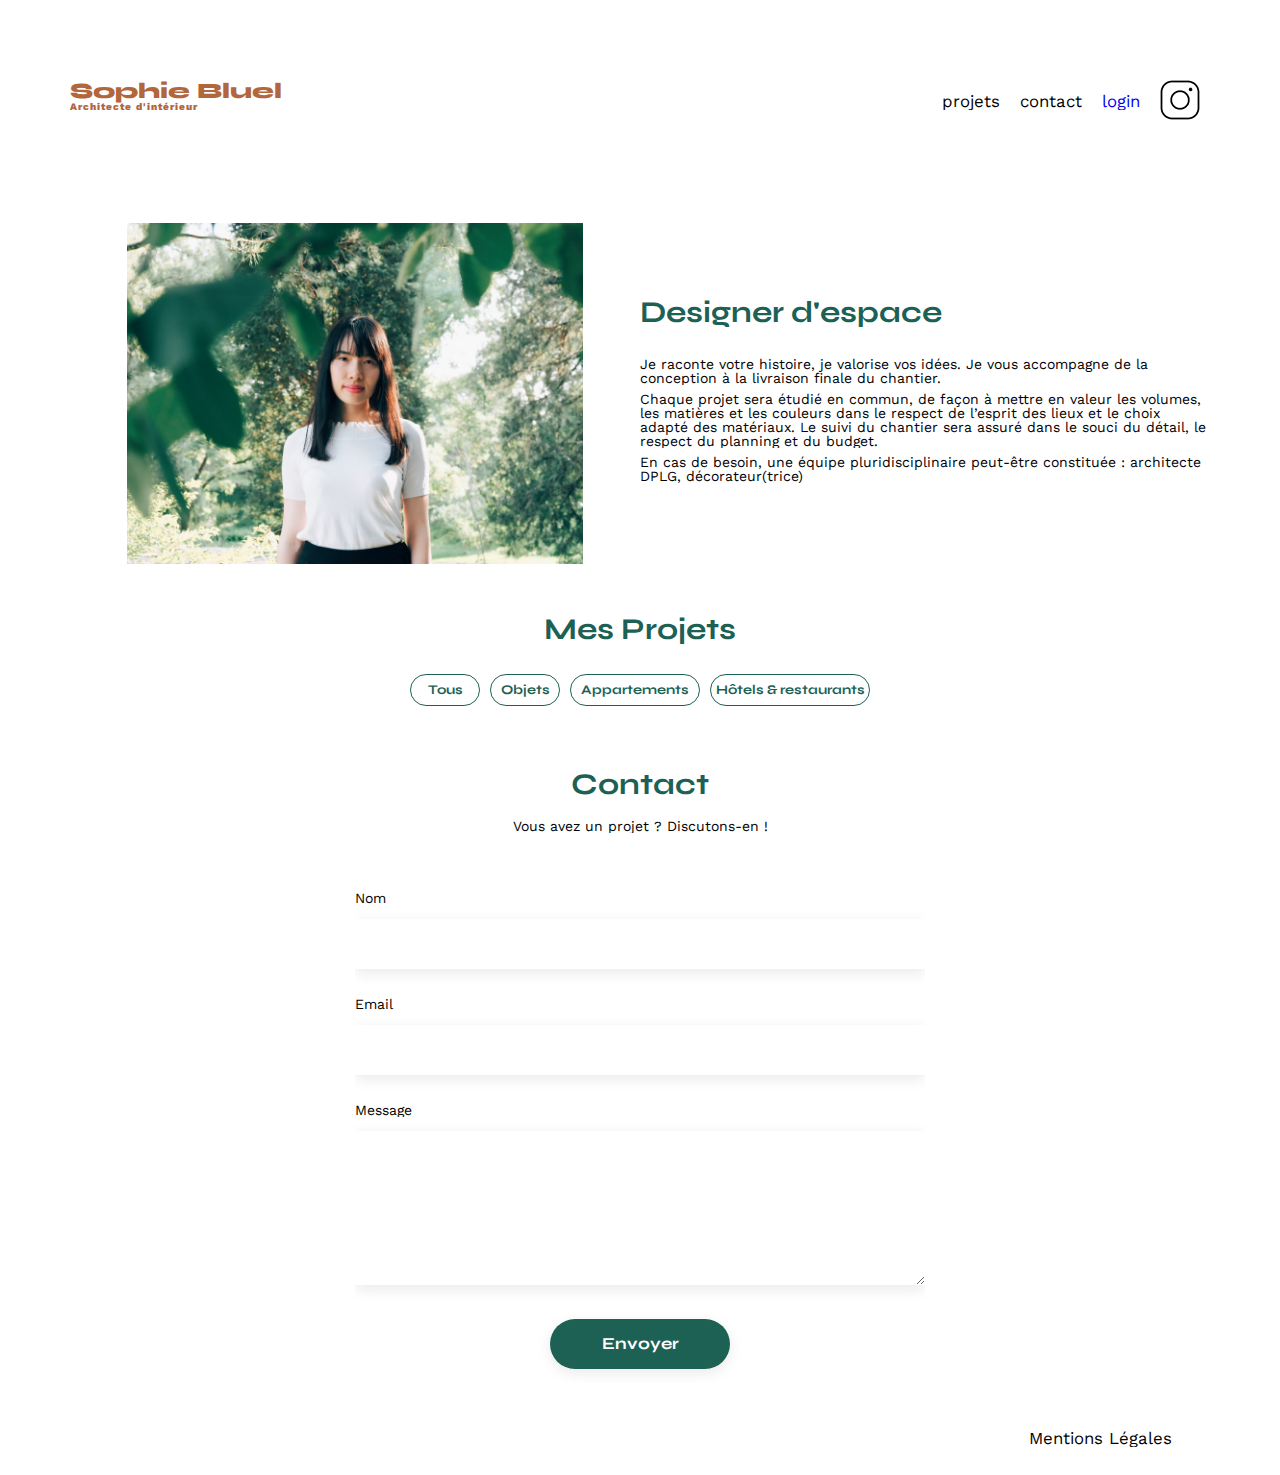
<file: FrontEnd/index.html>
<!DOCTYPE html>
<html lang="fr">
<head>
	<meta charset="UTF-8">
	<title>Sophie Bluel - Architecte d'intérieur</title>
	<meta name="viewport" content="width=device-width, initial-scale=1.0">
	<link rel="preconnect" href="https://fonts.googleapis.com">
	<link rel="preconnect" href="https://fonts.gstatic.com" crossorigin>
	<link href="https://fonts.googleapis.com/css2?family=Syne:wght@700;800&family=Work+Sans&display=swap" rel="stylesheet">
	<meta name="description" content="">
	<link rel="stylesheet" href="./assets/style.css">
</head>
<body>
<header>
	<h1>Sophie Bluel <span>Architecte d'intérieur</span></h1>
	<nav>
		<ul>
			<li>projets</li>
			<li>contact</li>
			<a href=login.html><li>login</li></a>
			<li><img src="./assets/icons/instagram.png" alt="Instagram"></li>
		</ul>
	</nav>
</header>
<main>
	<section id="introduction">
		<figure>
			<img src="./assets/images/sophie-bluel.png" alt="">
		</figure>
		<article>
			<h2>Designer d'espace</h2>
			<p>Je raconte votre histoire, je valorise vos idées. Je vous accompagne de la conception à la livraison finale du chantier.</p>
			<p>Chaque projet sera étudié en commun, de façon à mettre en valeur les volumes, les matières et les couleurs dans le respect de l’esprit des lieux et le choix adapté des matériaux. Le suivi du chantier sera assuré dans le souci du détail, le respect du planning et du budget.</p>
			<p>En cas de besoin, une équipe pluridisciplinaire peut-être constituée : architecte DPLG, décorateur(trice)</p>
		</article>
	</section>
	<section id="portfolio">
		<h2>Mes Projets</h2>
		<div id="bouton">
			<button id="btn-all">Tous</button>
			<button id="btn-obj">Objets</button>
			<button id="btn-flat">Appartements</button>
			<button id="btn-hr">Hôtels & restaurants</button>
		</div>
		<div class="gallery">	
		</div>
	</section>
	<section id="contact">
		<h2>Contact</h2>
		<p>Vous avez un projet ? Discutons-en !</p>
		<form action="#" method="post">
			<label for="name">Nom</label>
			<input type="text" name="name" id="name">
			<label for="email">Email</label>
			<input type="email" name="email" id="email">
			<label for="message">Message</label>
			<textarea name="message" id="message" cols="30" rows="10"></textarea>
			<input type="submit" value="Envoyer">
		</form>
	</section>
</main>

<footer>
	<nav>
		<ul>
			<li>Mentions Légales</li>
		</ul>
	</nav>
</footer>
<script src="./js/response.js"></script>
</body>
</html>
</file>
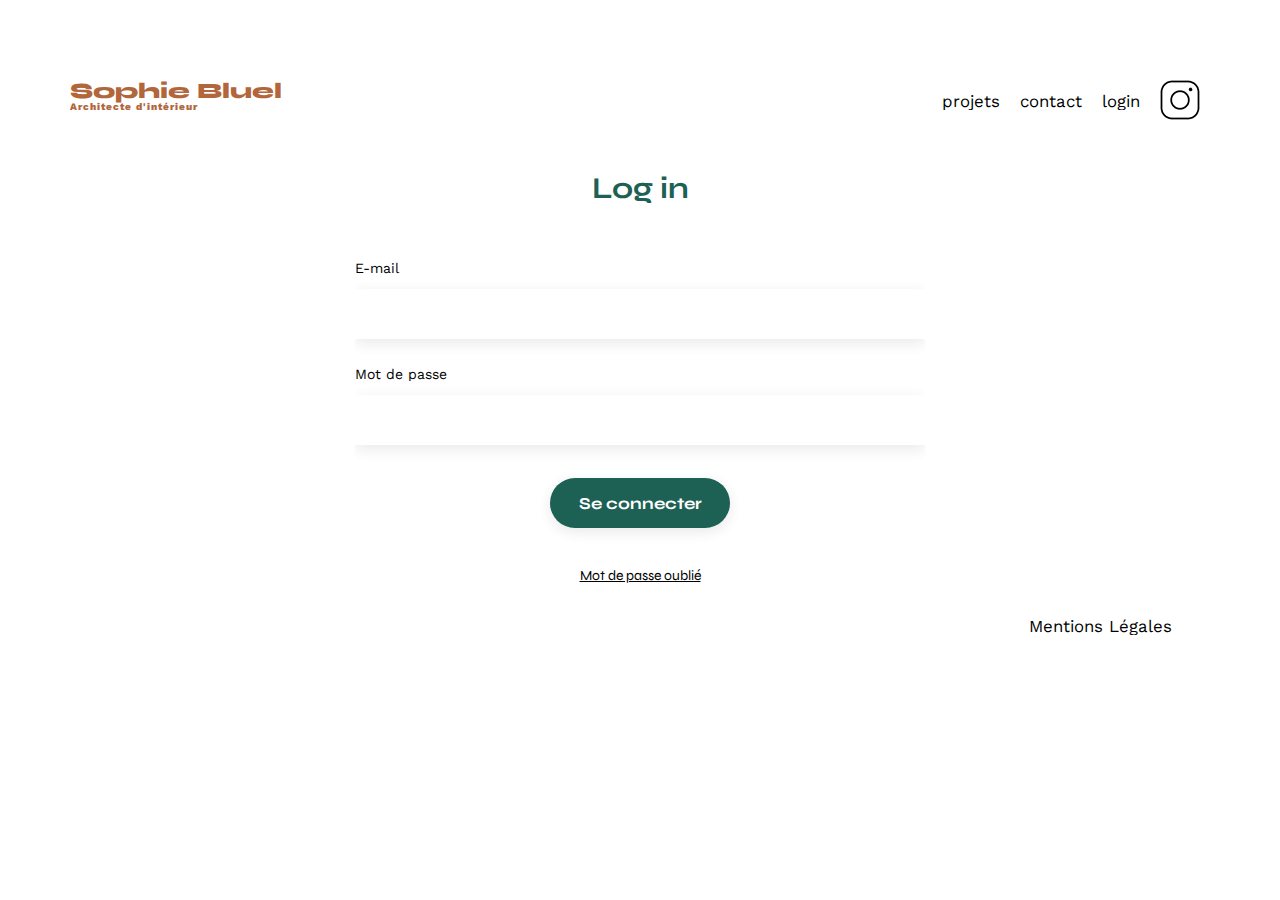
<file: FrontEnd/login.html>
<!DOCTYPE html>
<html lang="fr">
<head>
	<meta charset="UTF-8">
	<title>Sophie Bluel - Architecte d'intérieur</title>
	<meta name="viewport" content="width=device-width, initial-scale=1.0">
	<link rel="preconnect" href="https://fonts.googleapis.com">
	<link rel="preconnect" href="https://fonts.gstatic.com" crossorigin>
	<link href="https://fonts.googleapis.com/css2?family=Syne:wght@700;800&family=Work+Sans&display=swap" rel="stylesheet">
	<meta name="description" content="">
	<link rel="stylesheet" href="./assets/style.css">
</head>
<body>
<header>
    <a href="index.html"><h1>Sophie Bluel <span>Architecte d'intérieur</span></h1></a>
	<nav>
		<ul>
			<li>projets</li>
			<li>contact</li>
			<li>login</li>
			<li><img src="./assets/icons/instagram.png" alt="Instagram"></li>
		</ul>
	</nav>
</header>
<main>
    <section id="logIn">
		<h2>Log in</h2>
		<form id="login-form" action="#" method="">
			<label for="email">E-mail</label>
			<input type="email" name="email" id="email" required>
			<label for="password">Mot de passe</label>
			<input type="password" name="mdp" id="mdp" required>
			<input type="submit" value="Se connecter">
            <p>Mot de passe oublié</p>
		</form>
	</section>
</main>

<footer>
	<nav>
		<ul>
			<li>Mentions Légales</li>
		</ul>
	</nav>
</footer>
<script src="./js/login.js"></script>
</body>
</html>
</file>
<file: FrontEnd/assets/style.css>
/* http://meyerweb.com/eric/tools/css/reset/
   v2.0 | 20110126
   License: none (public domain)
*/

html, body, div, span, applet, object, iframe,
h1, h2, h3, h4, h5, h6, p, blockquote, pre,
a, abbr, acronym, address, big, cite, code,
del, dfn, em, img, ins, kbd, q, s, samp,
small, strike, strong, sub, sup, tt, var,
b, u, i, center,
dl, dt, dd, ol, ul, li,
fieldset, form, label, legend,
table, caption, tbody, tfoot, thead, tr, th, td,
article, aside, canvas, details, embed,
figure, figcaption, footer, header, hgroup,
menu, nav, output, ruby, section, summary,
time, mark, audio, video {
	margin: 0;
	padding: 0;
	border: 0;
	font-size: 100%;
	font: inherit;
	vertical-align: baseline;
	
}
/* HTML5 display-role reset for older browsers */
article, aside, details, figcaption, figure,
footer, header, hgroup, menu, nav, section {
	display: block;
}
body {
	line-height: 1;
	
}
ol, ul {
	list-style: none;
}
blockquote, q {
	quotes: none;
}
blockquote:before, blockquote:after,
q:before, q:after {
	content: '';
	content: none;
}
table {
	border-collapse: collapse;
	border-spacing: 0;
}
/** end reset css**/
body {
	max-width: 1140px;
	margin:auto;
	font-family: 'Work Sans' ;
	font-size: 14px;
	overflow-y: visible;
}
header {
	display: flex;
	justify-content: space-between;
	margin: 50px 0
}

header a {
	text-decoration: none;
}
section {
	margin: 50px 0
}

h1{
	display: flex;
	flex-direction: column;
	font-family: 'Syne';
	font-size: 22px;
	font-weight: 800;
	color: #B1663C

}

h1 > span {
	font-family: 'Work Sans';
	font-size:10px;
	letter-spacing: 0.1em;
;
}

h2{
	font-family: 'Syne';
	font-weight: 700;
	font-size: 30px;
	color: #1D6154
}
nav ul {
	display: flex;
	align-items: center;
	list-style-type: none;
	text-decoration: none;

}
nav li {
	padding: 0 10px;
	font-size: 1.2em;
	text-decoration: none;
}

ul a:hover {
	color: #B1663C;
}

li:hover {
	color: #B1663C;
}
#introduction {
	display: flex;
	align-items: center;
}
#introduction figure {
	flex: 1
}
#introduction img {
	display: block;
	margin: auto;
	width: 80%;
}

#introduction article {
	flex: 1
}
#introduction h2 {
	margin-bottom: 1em;
}

#introduction p {
	margin-bottom: 0.5em;
}
#portfolio h2 {
	text-align: center;
	margin-bottom: 1em;
}
.gallery {
	width: 100%;
	display: grid;
	grid-template-columns: 1fr 1fr 1fr;
	grid-column-gap: 20px;
	grid-row-gap: 20px;
}

.gallery img {
	width: 100%;

}
#contact {
	width: 50%;
margin: auto;
}
#contact > * {
	text-align: center;

}
#contact h2{
	margin-bottom: 20px;
}
#contact form {
	text-align: left;
	margin-top:30px;
	display: flex;
	flex-direction: column;
}

#contact input {
	height: 50px;
	font-size: 1.2em;
	border: none;
	box-shadow: 0px 4px 14px rgba(0, 0, 0, 0.09);
}
#contact label {
	margin: 2em 0 1em 0;
}
#contact textarea {
	border: none;
	box-shadow: 0px 4px 14px rgba(0, 0, 0, 0.09);
}

input[type="submit"]{
	font-family: 'Syne';
	font-weight: 700;
	color: white;
	background-color: #1D6154;
	margin : 2em auto ;
	width: 180px;
	text-align: center;
	border-radius: 60px ;
}

footer nav ul {
	display: flex;
	justify-content: flex-end;
	margin: 2em
}


/* Button page principale */

#portfolio {
	display: flex;
	display: unset;
}

#bouton {
	display: flex;
	justify-content: center;
	border-radius: 20px;
	color: white;
	gap: 10px;
	margin-bottom: 50px;
	
}

#btn-all, #btn-obj {
	border-top: 1px solid black;
	width: 70px;
	font-family: 'Syne';
	font-weight: 700;
	color: #1D6154;
	background-color: white;
	border : 1px solid #1D6154;
	border-radius: 60px;
	padding: 0.5em 0.3em 0.5em 0.3em;
	margin-bottom: 1em;
	cursor: pointer;
}

#btn-flat {
	border-top: 1px solid black;
	width: 130px;
	font-family: 'Syne';
	font-weight: 700;
	color: #1D6154;
	background-color: white;
	border : 1px solid #1D6154;
	border-radius: 60px;
	padding: 0.5em 0.3em 0.5em 0.3em;
	margin-bottom: 1em;
	cursor: pointer;
}

#btn-hr {
	border-top: 1px solid black;
	width: 160px;
	font-family: 'Syne';
	font-weight: 700;
	color: #1D6154;
	background-color: white;
	border : 1px solid #1D6154;
	border-radius: 60px;
	padding: 0.5em 0.3em 0.5em 0.3em;
	margin-bottom: 1em;
	cursor: pointer;
}

#btn-all:hover, #btn-obj:hover, #btn-flat:hover, #btn-hr:hover {
	background-color: #054915;
	color: white;
}


/*  PAGE LOG IN */

#logIn {
	width: 50%;
	margin: auto;
}
#logIn > * {
	text-align: center;

}
#logIn h2 {
	margin-bottom: 20px;
}
#logIn form {
	text-align: left;
	margin-top:30px;
	display: flex;
	flex-direction: column;
}

#logIn input {
	height: 50px;
	font-size: 1.2em;
	border: none;
	box-shadow: 0px 4px 14px rgba(0, 0, 0, 0.09);
}
#logIn label {
	margin: 2em 0 1em 0;
}

input[type="submit"] {
	font-family: 'Syne';
	font-weight: 700;
	color: white;
	background-color: #1D6154;
	margin : 2em auto;
	width: 180px;
	text-align: center;
	border-radius: 60px ;
}

#logIn p {
	font-family: 'Syne';
	text-decoration: underline;
	margin : 0.5em auto ;
	width: 180px;
	text-align: center;
	border-radius: 60px;
}

/*Fenetre modale */

header {
	padding-top: 30px;
}
* {
	overflow-x: hidden;
}

* {
	box-sizing: border-box;
}

a {
	text-decoration: none;
}

.modal {
	display: none;
	position: fixed;
	display: flex;
	align-items: center;
	justify-content: center;
	top : 0;
	left: 0;
	width: 100%;
	height: 100%;
	background: rgba(0, 0, 0, 0.8);
}

#form2 {
	display: none;
}



.add-form {
	text-align: left;
	margin-top: 5px;
	display: flex;
	flex-direction: column;
}


.add-form input {
	height: 50px;
	width: 400px;
	font-size: 1.2em;
	border: none;
	box-shadow: 0px 4px 14px rgba(0, 0, 0, 0.09);
}

.add-form select {
	height: 50px;
	font-size: 1.2em;
	border: none;
	box-shadow: 0px 4px 14px rgba(0, 0, 0, 0.09);
}

.add-form label {
	border: none;
	margin: 2em 0 1em 0;
	margin-top: 15px;
}


.modal-wrapper {
	position: relative;
	width: 550px;
	height: 600px;
	max-width: calc(100vw - 20px);
	max-height: calc(100vh - 20px);
	padding: 70px;
	padding-top: 30px;
	border-radius: 10px;
	background-color: white;
	overflow-y: hidden;
}


/*  Ensemble bottom modal */
#titleModal {
	margin-bottom: 15px;
	text-align: center;
	color: black;
}

.titleM2 {
	margin-bottom: 80px;
	text-align: center;
	color: black;
	margin-bottom: 30px;
}

.js-modal-close {
	display: flex;
	justify-content: flex-end;
	margin-bottom: 1em;
}

.js-modal-back {
	display: flex;
	justify-content: flex-start;
	margin-bottom: 1em;
}

.gallery-mod img {
	width: 90%;
}

.gallery-mod {
	width: 100%;
	display: grid;
	grid-template-columns: 1fr 1fr 1fr 1fr 1fr;
	
}

.trashIcon {
	position: absolute;
	transform: translate(-150%, +25%);
	border: 0;
	background-color: black;
	color: white;
	cursor: pointer;

}


.btn-modal {
	margin-top: 30px;
 	display: flex;
 	flex-direction: column;
	align-items: center;
}

.modal-add-btn {
	border-top: 1px solid black;
	width: 200px;
	font-family: 'Syne';
	font-weight: 700;
	color: white;
	background-color: #1D6154;
	border : 1px solid #1D6154;
	border-radius: 60px;
	padding: 0.5em 0.3em 0.5em 0.3em;
	margin-bottom: 1em;
	cursor: pointer;
}

.modal-delete-btn {
	font-family: 'Syne';
	font-weight: 400;
	color: #D65353;
}

.btnM2 {
	display: flex;
	justify-content: center;
	align-items: center;
	align-content: center;
	border-top: 1px solid black;
	width: 200px;
	font-family: 'Syne';
	font-weight: 700;
	color: white;
	background-color: #A7A7A7;
	border : 1px solid #A7A7A7;
	border-radius: 60px;
	padding: 0.5em 0.3em 0.5em 0.3em;
	margin-bottom: 1em;
	cursor: pointer;
	margin-left: 95px;
	margin-top: 20px;
}
.btnM2:hover {
	background-color:#1D6154;
}
/* Fin bottom modal */

.bar {
	position: absolute;
	top: 0;
	left: 0;
	width: 100%;
	height: 60px;
	background-color: rgba(0,0,0,1);
	color: #fff;
	display: flex;
	align-items: center;
	justify-content: center;
}

.bar #btn-ed {
	background-color: black;
	color: white;
	border: none;
	border-radius: 5px;
	cursor: pointer;
	font-size: 16px;
	padding: 30px;
}

/* Bouton qui se trouve (sous l'image) et (à droite de Mes projets) */
#btn-ed2 {
	padding-left: 60px;
	margin-bottom: 10px;
	background-color: white;
	color: black;
	font-family: 'Syne';
	border: none;
	border-radius: 5px;
	cursor: pointer;
	font-size: 14px;

}

.bar #btn-post {
	background-color: white;
	color: black;
	border: none;
	border-radius: 25px;
	cursor: pointer;
	font-size: 20px;
}
/* Form 2 */

.fa-xmark:before { /*bouton close form 2 */
    display: flex;
    content: "\f00d";
    padding-left: 380px;
}

.file-upload {
	font-size: 55px;
	position: absolute;
	top: 5%;
	left: 43%;
	color: #B9C5CC;
}



.add-btn-form2 {
	position: absolute;
	display: flex;
	justify-content: center;
	align-items: center;
	align-content: center;
	border-top: 1px solid black;
	width: 200px;
	font-family: 'Syne';
	font-weight: 700;
	color: #306685;
	background-color: #CBD6DC;
	border : 1px solid #CBD6DC;
	border-radius: 60px;
	padding: 0.5em 0.3em 0.5em 0.3em;
	margin-bottom: 1em;
	cursor: pointer;
	transform: translate(50%, +400%);
}

/* Container needed to position the button. Adjust the width as needed */
.form-upload {
	position: relative;
	width: 100%;
	

  }
  
  /* Make the image responsive */
  .form-upload img {
	width: 100%;
	height: auto;
  }
  
  /* Style the button and place it in the middle of the container/image */
  .form-upload .btn {
	position: absolute;
	top: 50%;
	left: 50%;
	
	transform: translate(-50%, -40%);
	-ms-transform: translate(-50%, -50%);
	font-family: 'Syne';
	font-weight: 700;
	color: #306685;
	background-color: #CBD6DC;
	border : 1px solid #CBD6DC;
	border-radius: 60px;
	padding: 0.5em 0.3em 0.5em 0.3em;
	margin-bottom: 1em;
	cursor: pointer;
	
  }
  
  .form-upload .btn:hover {
	background-color: black;
  }

  .add-form p {
	position: absolute;
	top: 75%;
	left: 35%;
  }

  /* Preview img */
  
  #preview {
	position: fixed;
	transform: translate(-265px, 1px);
	width: 121px;
  }
</file>
